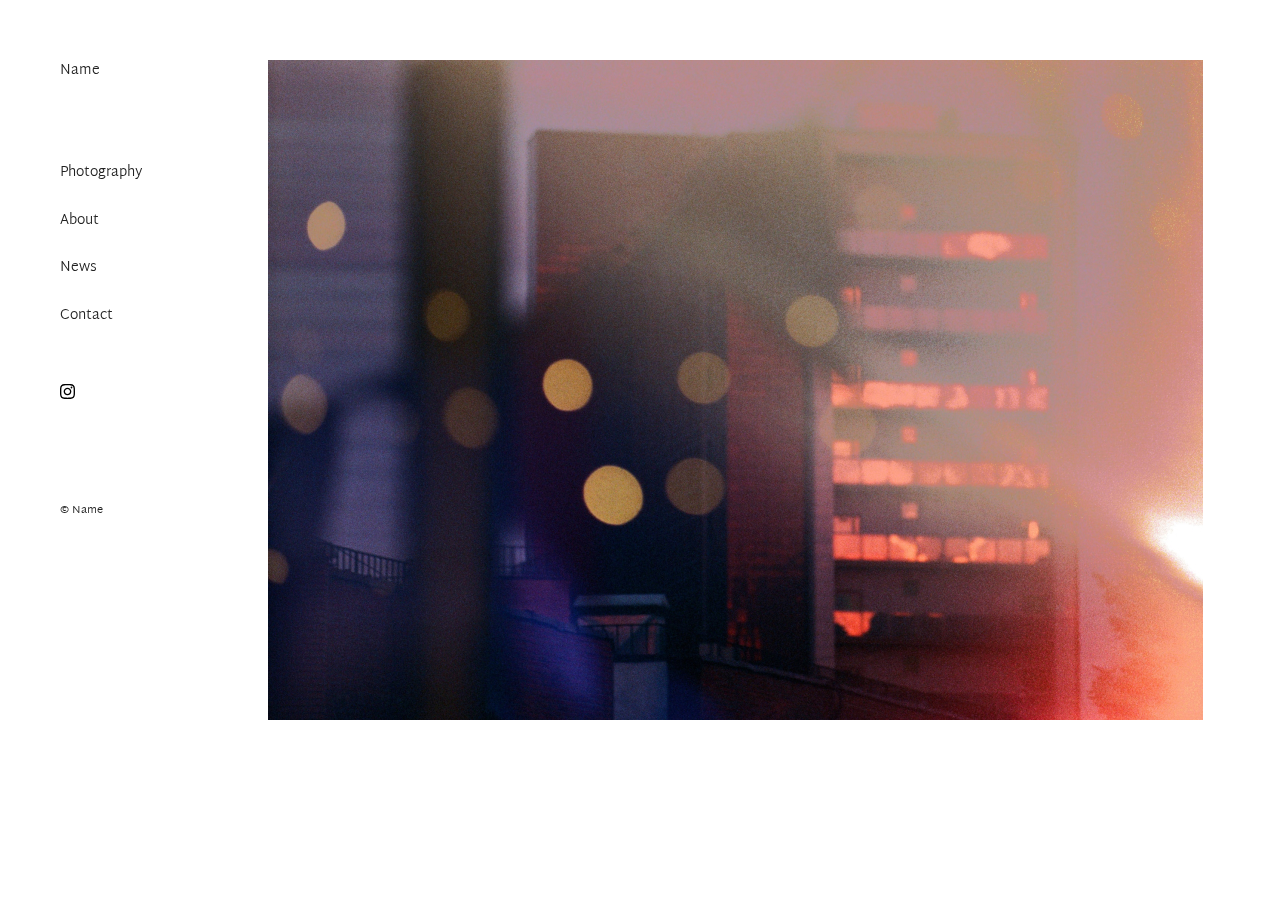
<file: HTML/index.html>
<!DOCTYPE html>
<html lang="ja">

<head>
    <meta charset="UTF-8">
    <meta http-equiv="X-UA-Compatible" content="IE=edge">
    <meta name="viewport" content="width=device-width, initial-scale=1.0">
    <meta name="description" content="">
    <link rel="stylesheet" href="./assets/stylesheets/css/destyle.css">
    <link rel="stylesheet" href="./assets/stylesheets/css/style.css">
    <title>name</title>
</head>

<body>
    <header class="fixed">
        <div class="hd">
            <div class="fx">
                <h1 class="logo">
                    <a href="index.html" class="link">Name</a>
                </h1>
                <div class="socialBtnSp">
                    <a href="" target="_blank" class="link">
                        <img src="assets/img/instagram.svg" width="18px" height="18px" alt="Instagram">
                    </a>
                </div>
            </div>
            <nav>
                <ul class="menu">
                    <li class="photography"><a href="photography.html" class="link">Photography</a></li>
                    <li class="about"><a href="about.html" class="link">About</a></li>
                    <li class="news"><a href="news.html" class="link">News</a></li>
                    <li class="contact"><a href="contact.html" class="link">Contact</a></li>
                </ul>
            </nav>
            <div class="socialBtn">
                <a href="" target="_blank" class="link">
                    <img src="assets/img/instagram.svg" width="15px" height="15px" alt="Instagram">
                </a>
            </div>
            <div class="copy">
                <small class="copyright">© Name</small>
            </div>
        </div>
    </header>
    <div class="container">
        <section class="section">
            <img src="assets/img/top.jpg" alt="topimg" class="topImg img">
        </section>
    </div>
    <footer class="footer">
        <div class="copy">
            <small class="copyright">© Name</small>
        </div>
    </footer>
    <script src="./assets/js/main.js"></script>
</body>

</html>
</file>
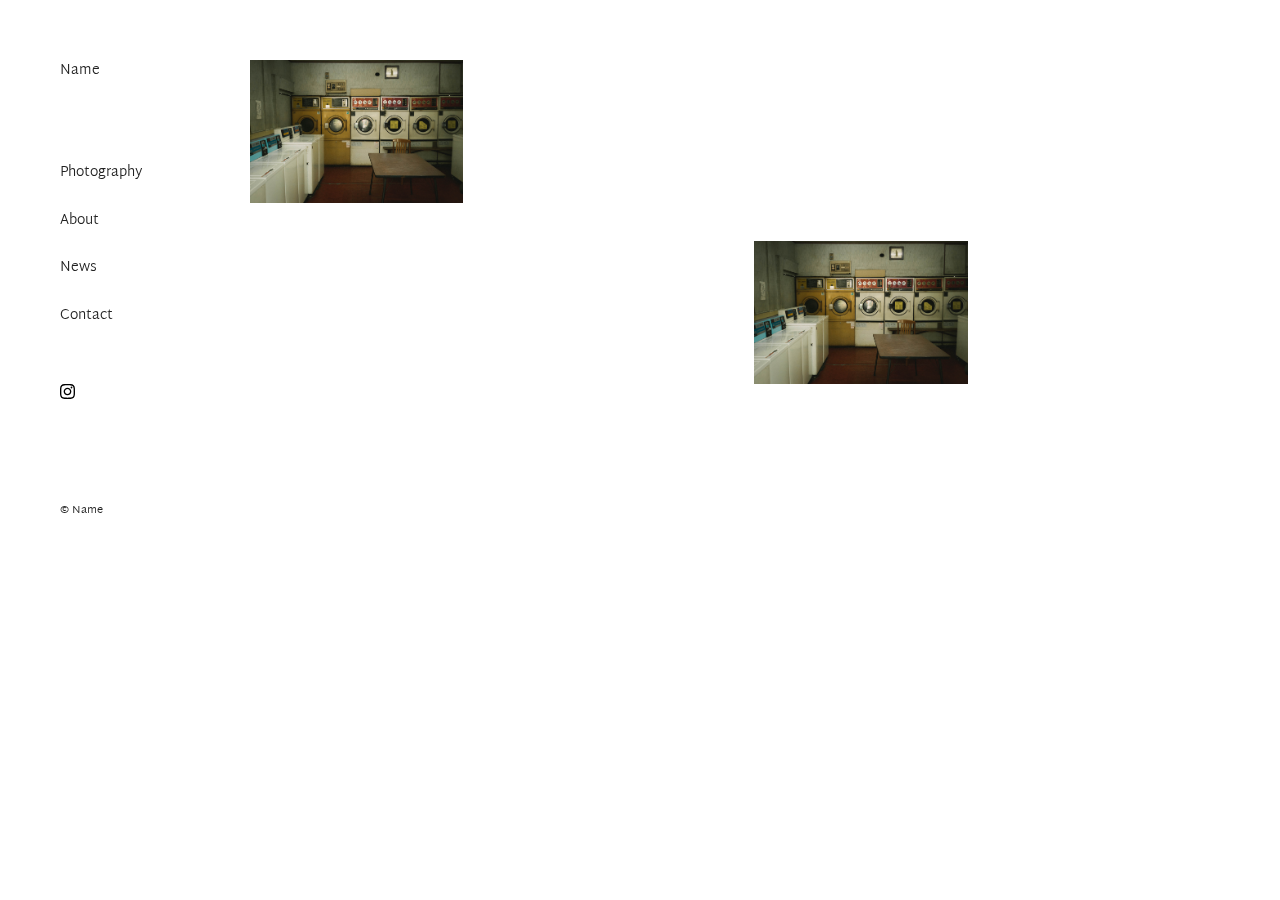
<file: HTML/photography.html>
<!DOCTYPE html>
<html lang="ja">

<head>
    <meta charset="UTF-8">
    <meta http-equiv="X-UA-Compatible" content="IE=edge">
    <meta name="viewport" content="width=device-width, initial-scale=1.0">
    <meta name="description" content="">
    <link rel="stylesheet" href="./assets/stylesheets/css/destyle.css">
    <link rel="stylesheet" href="./assets/stylesheets/css/style.css">
    <title>name</title>
</head>

<body>
    <header class="fixed">
        <div class="hd">
            <div class="fx">
                <h1 class="logo">
                    <a href="index.html" class="link">Name</a>
                </h1>
                <div class="socialBtnSp">
                    <a href="" target="_blank" class="link">
                        <img src="assets/img/instagram.svg" width="18px" height="18px" alt="Instagram">
                    </a>
                </div>
            </div>
            <nav>
                <ul class="menu">
                    <li class="photography"><a href="photography.html" class="link">Photography</a></li>
                    <li class="about"><a href="about.html" class="link">About</a></li>
                    <li class="news"><a href="news.html" class="link">News</a></li>
                    <li class="contact"><a href="contact.html" class="link">Contact</a></li>
                </ul>
            </nav>
            <div class="socialBtn">
                <a href="" target="_blank" class="link">
                    <img src="assets/img/instagram.svg" width="15px" height="15px" alt="Instagram">
                </a>
            </div>
            <div class="copy">
                <small class="copyright">© Name</small>
            </div>
        </div>
    </header>
    <div class="container">
        <section class="section_secondary">
            <div id="boxList">
                <ul class="boxes">
                    <li class="box">
                        <a href="single-photography.html" class="link">
                            <img src="assets/img/laundry.jpg" alt="thumbnail" class="img">
                        </a>
                    </li>
                    <li class="box">
                        <a href="single-photography.html" class="link">
                            <img src="assets/img/laundry.jpg" alt="thumbnail" class="img">
                        </a>
                    </li>
                    <li class="box">
                        <a href="single-photography.html" class="link">
                            <img src="assets/img/laundry.jpg" alt="thumbnail" class="img">
                        </a>
                    </li>
                    <li class="box">
                        <a href="single-photography.html" class="link">
                            <img src="assets/img/laundry.jpg" alt="thumbnail" class="img">
                        </a>
                    </li>
                    <li class="box">
                        <a href="single-photography.html" class="link">
                            <img src="assets/img/laundry.jpg" alt="thumbnail" class="img">
                        </a>
                    </li>
                    <li class="box">
                        <a href="single-photography.html" class="link">
                            <img src="assets/img/laundry.jpg" alt="thumbnail" class="img">
                        </a>
                    </li>
                    <li class="box">
                        <a href="single-photography.html" class="link">
                            <img src="assets/img/laundry.jpg" alt="thumbnail" class="img">
                        </a>
                    </li>
                    <li class="box">
                        <a href="single-photography.html" class="link">
                            <img src="assets/img/laundry.jpg" alt="thumbnail" class="img">
                        </a>
                    </li>
                    <li class="box">
                        <a href="single-photography.html" class="link">
                            <img src="assets/img/laundry.jpg" alt="thumbnail" class="img">
                        </a>
                    </li>
                </ul>
            </div>
        </section>
    </div>
    <footer class="footer">
        <div class="copy">
            <small class="copyright">© Name</small>
        </div>
    </footer>
    <script src="./assets/js/main.js"></script>
</body>

</html>
</file>
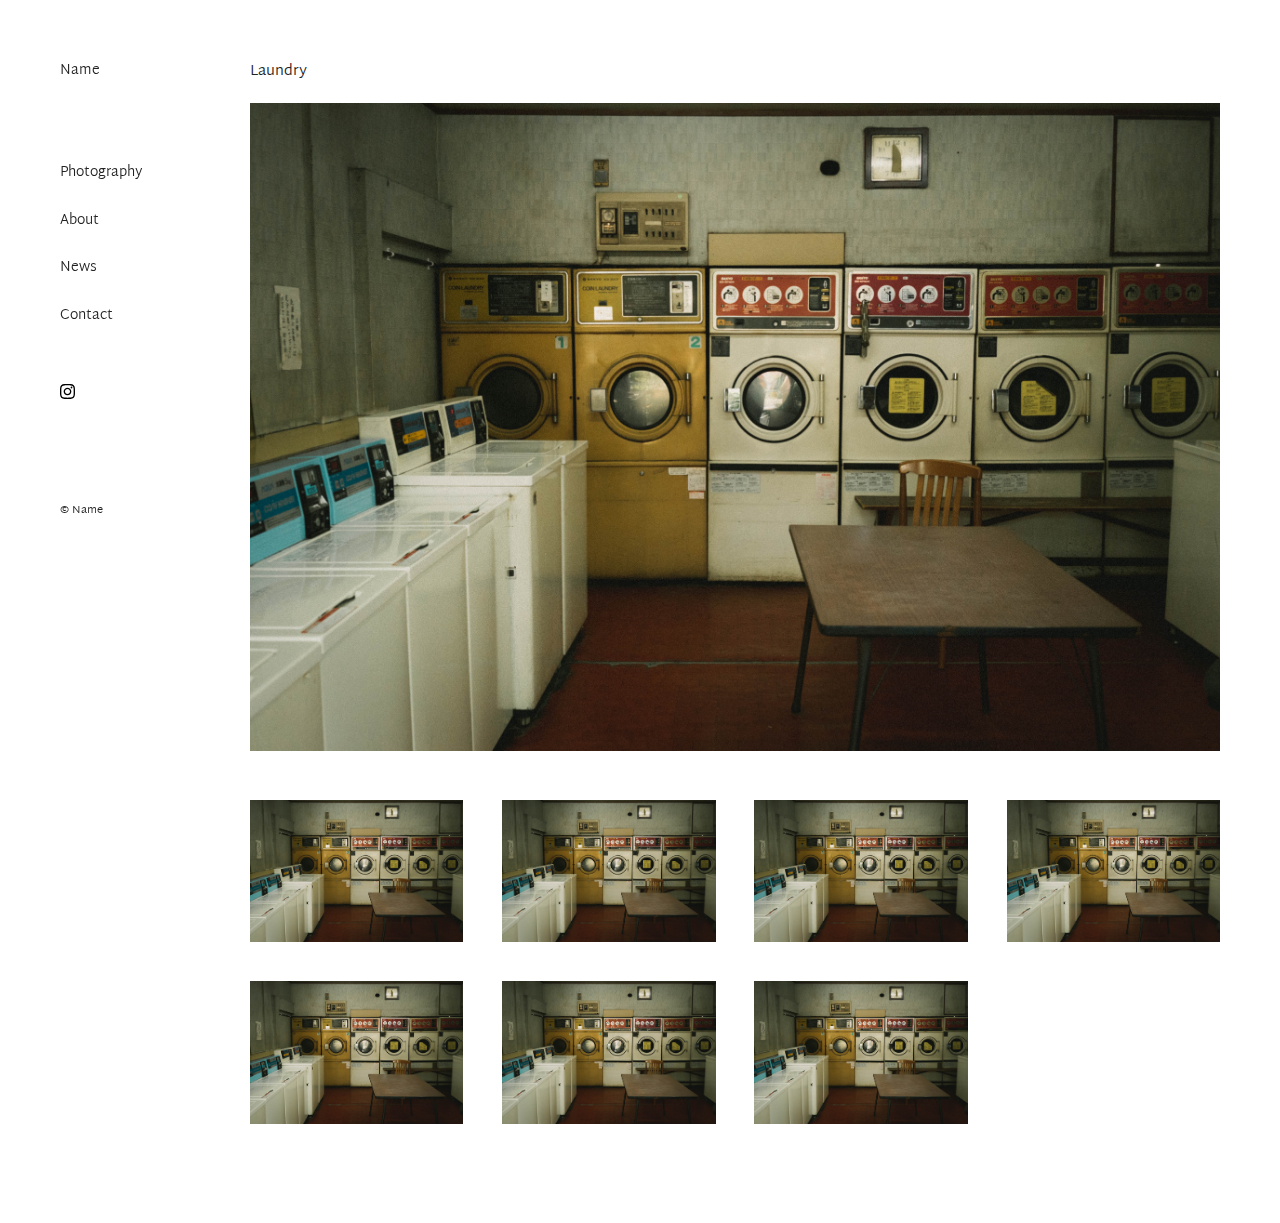
<file: HTML/single-photography.html>
<!DOCTYPE html>
<html lang="ja">

<head>
    <meta charset="UTF-8">
    <meta http-equiv="X-UA-Compatible" content="IE=edge">
    <meta name="viewport" content="width=device-width, initial-scale=1.0">
    <meta name="description" content="">
    <link rel="stylesheet" href="./assets/stylesheets/css/destyle.css">
    <link rel="stylesheet" href="./assets/stylesheets/css/style.css">
    <title>name</title>
</head>

<body>
    <header class="fixed">
        <div class="hd">
            <div class="fx">
                <h1 class="logo">
                    <a href="index.html" class="link">Name</a>
                </h1>
                <div class="socialBtnSp">
                    <a href="" target="_blank" class="link">
                        <img src="assets/img/instagram.svg" width="18px" height="18px" alt="Instagram">
                    </a>
                </div>
            </div>
            <nav>
                <ul class="menu">
                    <li class="photography"><a href="photography.html" class="link">Photography</a></li>
                    <li class="about"><a href="about.html" class="link">About</a></li>
                    <li class="news"><a href="news.html" class="link">News</a></li>
                    <li class="contact"><a href="contact.html" class="link">Contact</a></li>
                </ul>
            </nav>
            <div class="socialBtn">
                <a href="" target="_blank" class="link">
                    <img src="assets/img/instagram.svg" width="15px" height="15px" alt="Instagram">
                </a>
            </div>
            <div class="copy">
                <small class="copyright">© Name</small>
            </div>
        </div>
    </header>
    <div class="container">
        <section class="section_secondary">
            <figure class="caption">
                <figcaption class="ttl">Laundry</figcaption>
                <img src="assets/img/laundry.jpg" alt="thumbnail" class="img captionImg">
            </figure>
            <ul class="boxes">
                <li class="singleBox">
                    <a href="single-photography.html" class="link">
                        <img src="assets/img/laundry.jpg" alt="thumbnail" class="img">
                    </a>
                </li>
                <li class="singleBox">
                    <a href="single-photography.html" class="link">
                        <img src="assets/img/laundry.jpg" alt="thumbnail" class="img">
                    </a>
                </li>
                <li class="singleBox">
                    <a href="single-photography.html" class="link">
                        <img src="assets/img/laundry.jpg" alt="thumbnail" class="img">
                    </a>
                </li>
                <li class="singleBox">
                    <a href="single-photography.html" class="link">
                        <img src="assets/img/laundry.jpg" alt="thumbnail" class="img">
                    </a>
                </li>
                <li class="singleBox">
                    <a href="single-photography.html" class="link">
                        <img src="assets/img/laundry.jpg" alt="thumbnail" class="img">
                    </a>
                </li>
                <li class="singleBox">
                    <a href="single-photography.html" class="link">
                        <img src="assets/img/laundry.jpg" alt="thumbnail" class="img">
                    </a>
                </li>
                <li class="singleBox">
                    <a href="single-photography.html" class="link">
                        <img src="assets/img/laundry.jpg" alt="thumbnail" class="img">
                    </a>
                </li>
            </ul>
        </section>
    </div>
    <footer class="footer">
        <div class="copy">
            <small class="copyright">© Name</small>
        </div>
    </footer>
    <script src="./assets/js/main.js"></script>
</body>

</html>
</file>
<file: HTML/assets/stylesheets/css/style.css>
@font-face {
  font-family: "MartelSans";
  src: url("../../fonts/MartelSans-Light.ttf") format("truetype");
  font-weight: normal;
  font-style: normal;
  font-display: swap;
}
@font-face {
  font-family: "yugothic";
  src: url("../../fonts/yugothic-medium.otf") format("opentype");
  font-weight: normal;
  font-style: normal;
  font-display: swap;
}
/*==============================================================================
Common Parts
==============================================================================*/
/*============================================================================== 
Header
==============================================================================*/
.fixed {
  position: fixed;
  left: 60px;
  top: 60px;
}
@media screen and (max-width: 930px) {
  .fixed {
    position: static;
    left: 0;
    top: 0;
    padding: 60px 20px 70px;
  }
}
.fixed .hd {
  display: flex;
  flex-direction: column;
}
@media screen and (max-width: 930px) {
  .fixed .hd {
    display: block;
  }
}
@media screen and (max-width: 930px) {
  .fixed .hd .fx {
    display: flex;
    justify-content: space-between;
    align-items: center;
    margin-bottom: 30px;
  }
}
.fixed .hd .fx .logo {
  margin-bottom: 80px;
}
@media screen and (max-width: 930px) {
  .fixed .hd .fx .logo {
    margin: 0;
  }
}
.fixed .hd .fx .socialBtnSp {
  display: none;
}
@media screen and (max-width: 930px) {
  .fixed .hd .fx .socialBtnSp {
    display: block;
  }
}
.fixed .hd .menu {
  margin-bottom: 50px;
}
@media screen and (max-width: 930px) {
  .fixed .hd .menu {
    display: flex;
    margin-bottom: 0;
  }
}
.fixed .hd .menu li {
  margin-bottom: 25px;
}
@media screen and (max-width: 930px) {
  .fixed .hd .menu li {
    margin-bottom: 0;
    margin-right: 30px;
  }
  .fixed .hd .menu li:last-child {
    margin-right: 0;
  }
}
.fixed .hd .socialBtn {
  margin-bottom: 100px;
}
@media screen and (max-width: 930px) {
  .fixed .hd .socialBtn {
    display: none;
  }
}
@media screen and (max-width: 930px) {
  .fixed .hd .copy {
    display: none;
  }
}

.container {
  padding: 60px 60px 60px 250px;
}
@media screen and (max-width: 930px) {
  .container {
    padding: 0 20px;
  }
}

.section {
  display: flex;
  justify-content: center;
}

.boxes {
  display: flex;
  flex-wrap: wrap;
}

.img {
  width: 100%;
  height: auto;
  max-width: 100%;
}

.link {
  display: block;
  transition: opacity 0.2s linear;
}
.link:hover {
  opacity: 0.7;
  text-decoration: none;
}

.date {
  font-size: 12px;
  color: #666;
}

/*-------------------------------------------------------------------------------
Base Style
-------------------------------------------------------------------------------*/
body {
  font-family: "MartelSans", "yugothic", sans-serif;
  font-size: 14px;
  color: #222;
  line-height: 1.6;
}

/*============================================================================== 
Home
==============================================================================*/
@media screen and (min-width: 931px) {
  .topImg {
    width: 935px;
  }
}

/*============================================================================== 
Photography
==============================================================================*/
#boxList .box {
  width: 22%;
  margin-right: 4%;
  margin-bottom: 4%;
  visibility: hidden;
}
@media screen and (min-width: 931px) {
  #boxList .box:nth-child(4n) {
    margin-right: 0;
  }
}
@media screen and (max-width: 930px) {
  #boxList .box {
    width: 48%;
  }
  #boxList .box:nth-child(2n) {
    margin-right: 0;
  }
}

/*============================================================================== 
Single Photography
==============================================================================*/
.caption .ttl {
  font-size: 15px;
}
.caption .captionImg {
  margin: 2% 0 5% 0;
}

.boxes .singleBox {
  width: 22%;
  margin-right: 4%;
  margin-bottom: 4%;
}
@media screen and (min-width: 931px) {
  .boxes .singleBox:nth-child(4n) {
    margin-right: 0;
  }
}
@media screen and (max-width: 930px) {
  .boxes .singleBox {
    width: 48%;
  }
  .boxes .singleBox:nth-child(2n) {
    margin-right: 0;
  }
}

/*============================================================================== 
About
==============================================================================*/
@media screen and (min-width: 931px) {
  .profile {
    width: 600px;
  }
}
.profile .description {
  margin-top: 5%;
  line-height: 1.8;
}
.profile .description .jp {
  margin: 4% 0;
}
@media screen and (max-width: 930px) {
  .profile {
    width: 100%;
  }
}
@media screen and (max-width: 640px) {
  .profile {
    font-size: 12px;
  }
}

/*==============================================================================  
News
==============================================================================*/
.card {
  width: 48%;
  margin-right: 4%;
  margin-bottom: 4%;
}
.card:nth-child(2n) {
  margin-right: 0;
}
.card .meta {
  margin-top: 12px;
}
.card .meta .title {
  margin: 0.5% 0 1% 0;
}
@media screen and (max-width: 640px) {
  .card {
    font-size: 12px;
  }
}

/*============================================================================== 
Single News
==============================================================================*/
.post .headarea {
  margin-bottom: 4%;
}
.post .headarea .heading {
  font-size: 20px;
  margin-bottom: 1%;
}
.post .img {
  margin-bottom: 5%;
}
.post .text {
  line-height: 1.8;
}
@media screen and (max-width: 930px) {
  .post {
    width: 100%;
  }
}

/*==============================================================================
Contact
==============================================================================*/
.mail {
  text-decoration: underline;
  margin-bottom: 20px;
}

/*============================================================================== 
Footer
==============================================================================*/
@media screen and (min-width: 931px) {
  .footer {
    display: none;
  }
}
@media screen and (max-width: 930px) {
  .footer {
    padding: 60px 20px 70px;
  }
}
/*# sourceMappingURL=style.css.map */
</file>
<file: HTML/assets/stylesheets/css/destyle.css>
/*! destyle.css v3.0.2 | MIT License | https://github.com/nicolas-cusan/destyle.css */

/* Reset box-model and set borders */
/* ============================================ */

*,
::before,
::after {
  box-sizing: border-box;
  border-style: solid;
  border-width: 0;
}

/* Document */
/* ============================================ */

/**
 * 1. Correct the line height in all browsers.
 * 2. Prevent adjustments of font size after orientation changes in iOS.
 * 3. Remove gray overlay on links for iOS.
 */

html {
  line-height: 1.15; /* 1 */
  -webkit-text-size-adjust: 100%; /* 2 */
  -webkit-tap-highlight-color: transparent; /* 3*/
}

/* Sections */
/* ============================================ */

/**
 * Remove the margin in all browsers.
 */

body {
  margin: 0;
}

/**
 * Render the `main` element consistently in IE.
 */

main {
  display: block;
}

/* Vertical rhythm */
/* ============================================ */

p,
table,
blockquote,
address,
pre,
iframe,
form,
figure,
dl {
  margin: 0;
}

/* Headings */
/* ============================================ */

h1,
h2,
h3,
h4,
h5,
h6 {
  font-size: inherit;
  font-weight: inherit;
  margin: 0;
}

/* Lists (enumeration) */
/* ============================================ */

ul,
ol {
  margin: 0;
  padding: 0;
  list-style: none;
}

/* Lists (definition) */
/* ============================================ */

dt {
  font-weight: bold;
}

dd {
  margin-left: 0;
}

/* Grouping content */
/* ============================================ */

/**
 * 1. Add the correct box sizing in Firefox.
 * 2. Show the overflow in Edge and IE.
 */

hr {
  box-sizing: content-box; /* 1 */
  height: 0; /* 1 */
  overflow: visible; /* 2 */
  border-top-width: 1px;
  margin: 0;
  clear: both;
  color: inherit;
}

/**
 * 1. Correct the inheritance and scaling of font size in all browsers.
 * 2. Correct the odd `em` font sizing in all browsers.
 */

pre {
  font-family: monospace, monospace; /* 1 */
  font-size: inherit; /* 2 */
}

address {
  font-style: inherit;
}

/* Text-level semantics */
/* ============================================ */

/**
 * Remove the gray background on active links in IE 10.
 */

a {
  background-color: transparent;
  text-decoration: none;
  color: inherit;
}

/**
 * 1. Remove the bottom border in Chrome 57-
 * 2. Add the correct text decoration in Chrome, Edge, IE, Opera, and Safari.
 */

abbr[title] {
  text-decoration: underline dotted; /* 2 */
}

/**
 * Add the correct font weight in Chrome, Edge, and Safari.
 */

b,
strong {
  font-weight: bolder;
}

/**
 * 1. Correct the inheritance and scaling of font size in all browsers.
 * 2. Correct the odd `em` font sizing in all browsers.
 */

code,
kbd,
samp {
  font-family: monospace, monospace; /* 1 */
  font-size: inherit; /* 2 */
}

/**
 * Add the correct font size in all browsers.
 */

small {
  font-size: 80%;
}

/**
 * Prevent `sub` and `sup` elements from affecting the line height in
 * all browsers.
 */

sub,
sup {
  font-size: 75%;
  line-height: 0;
  position: relative;
  vertical-align: baseline;
}

sub {
  bottom: -0.25em;
}

sup {
  top: -0.5em;
}

/* Replaced content */
/* ============================================ */

/**
 * Prevent vertical alignment issues.
 */

svg,
img,
embed,
object,
iframe {
  vertical-align: bottom;
}

/* Forms */
/* ============================================ */

/**
 * Reset form fields to make them styleable.
 * 1. Make form elements stylable across systems iOS especially.
 * 2. Inherit text-transform from parent.
 */

button,
input,
optgroup,
select,
textarea {
  -webkit-appearance: none; /* 1 */
  appearance: none;
  vertical-align: middle;
  color: inherit;
  font: inherit;
  background: transparent;
  padding: 0;
  margin: 0;
  border-radius: 0;
  text-align: inherit;
  text-transform: inherit; /* 2 */
}

/**
 * Reset radio and checkbox appearance to preserve their look in iOS.
 */

[type="checkbox"] {
  -webkit-appearance: checkbox;
  appearance: checkbox;
}

[type="radio"] {
  -webkit-appearance: radio;
  appearance: radio;
}

/**
 * Correct cursors for clickable elements.
 */

button,
[type="button"],
[type="reset"],
[type="submit"] {
  cursor: pointer;
}

button:disabled,
[type="button"]:disabled,
[type="reset"]:disabled,
[type="submit"]:disabled {
  cursor: default;
}

/**
 * Improve outlines for Firefox and unify style with input elements & buttons.
 */

:-moz-focusring {
  outline: auto;
}

select:disabled {
  opacity: inherit;
}

/**
 * Remove padding
 */

option {
  padding: 0;
}

/**
 * Reset to invisible
 */

fieldset {
  margin: 0;
  padding: 0;
  min-width: 0;
}

legend {
  padding: 0;
}

/**
 * Add the correct vertical alignment in Chrome, Firefox, and Opera.
 */

progress {
  vertical-align: baseline;
}

/**
 * Remove the default vertical scrollbar in IE 10+.
 */

textarea {
  overflow: auto;
}

/**
 * Correct the cursor style of increment and decrement buttons in Chrome.
 */

[type="number"]::-webkit-inner-spin-button,
[type="number"]::-webkit-outer-spin-button {
  height: auto;
}

/**
 * 1. Correct the outline style in Safari.
 */

[type="search"] {
  outline-offset: -2px; /* 1 */
}

/**
 * Remove the inner padding in Chrome and Safari on macOS.
 */

[type="search"]::-webkit-search-decoration {
  -webkit-appearance: none;
}

/**
 * 1. Correct the inability to style clickable types in iOS and Safari.
 * 2. Fix font inheritance.
 */

::-webkit-file-upload-button {
  -webkit-appearance: button; /* 1 */
  font: inherit; /* 2 */
}

/**
 * Clickable labels
 */

label[for] {
  cursor: pointer;
}

/* Interactive */
/* ============================================ */

/*
 * Add the correct display in Edge, IE 10+, and Firefox.
 */

details {
  display: block;
}

/*
 * Add the correct display in all browsers.
 */

summary {
  display: list-item;
}

/*
 * Remove outline for editable content.
 */

[contenteditable]:focus {
  outline: auto;
}

/* Tables */
/* ============================================ */

/**
1. Correct table border color inheritance in all Chrome and Safari.
*/

table {
  border-color: inherit; /* 1 */
  border-collapse: collapse;
}

caption {
  text-align: left;
}

td,
th {
  vertical-align: top;
  padding: 0;
}

th {
  text-align: left;
  font-weight: bold;
}
</file>
